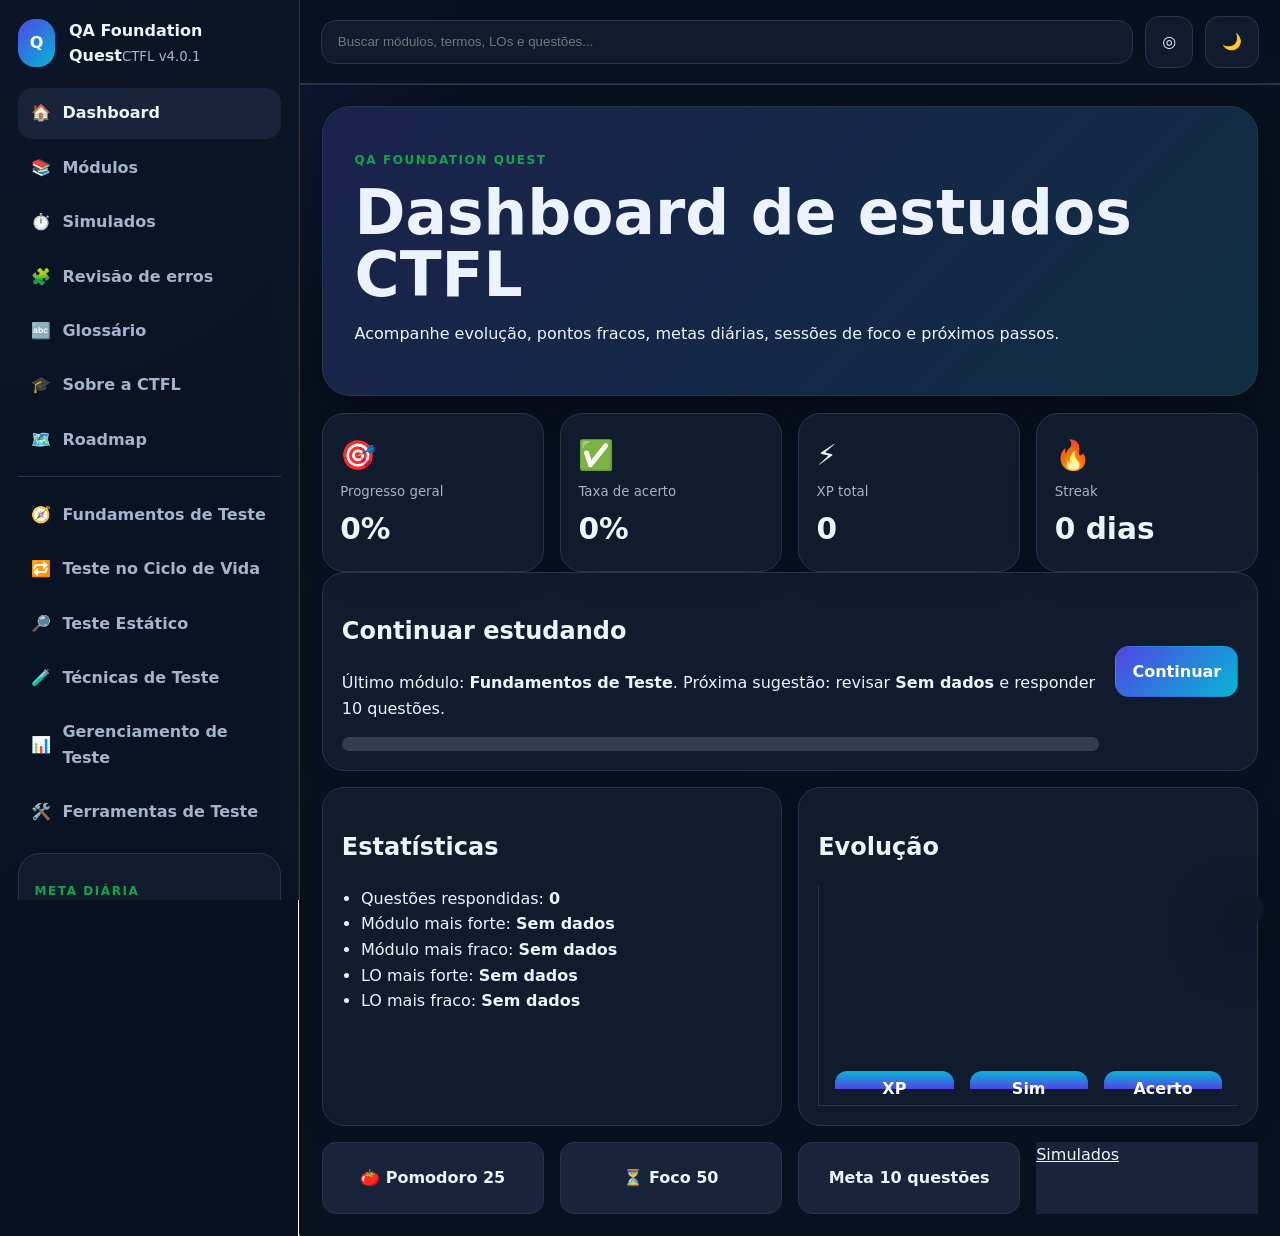
<file: index.html>
<!doctype html>
<html lang="pt-BR">
  <head>
    <meta charset="utf-8" />
    <meta name="viewport" content="width=device-width, initial-scale=1" />
    <meta name="description" content="Plataforma gamificada de estudos para ISTQB CTFL v4.0.1" />
    <meta name="theme-color" content="#4f46e5" />
    <title>QA Foundation Quest — ISTQB CTFL v4.0.1</title>
    <link rel="manifest" href="manifest.webmanifest" />
    <link rel="icon" href="assets/favicon.svg" type="image/svg+xml" />
    <link rel="stylesheet" href="styles/main.css" />
  </head>
  <body>
    <a class="skip-link" href="#app">Ir para o conteúdo</a>
    <div class="shell">
      <aside class="sidebar" aria-label="Navegação principal">
        <div class="brand"><span class="brand-mark">Q</span><div><strong>QA Foundation Quest</strong><small>CTFL v4.0.1</small></div></div>
        <nav id="mainNav" class="nav"></nav>
        <section class="sidebar-card">
          <p class="eyebrow">Meta diária</p>
          <strong id="dailyGoalText">0/15 XP</strong>
          <div class="progress"><span id="dailyGoalBar"></span></div>
        </section>
      </aside>
      <div class="main-wrap">
        <header class="topbar">
          <button class="icon-btn menu-btn" id="menuToggle" aria-label="Abrir menu">☰</button>
          <div class="search-wrap">
            <label class="sr-only" for="globalSearch">Busca global</label>
            <input id="globalSearch" type="search" placeholder="Buscar módulos, termos, LOs e questões..." autocomplete="off" />
            <div id="searchResults" class="search-results" role="listbox"></div>
          </div>
          <button class="icon-btn" id="focusMode" title="Modo foco" aria-label="Alternar modo foco">◎</button>
          <button class="theme-toggle" id="themeToggle" aria-label="Alternar tema">🌙</button>
        </header>
        <main id="app" tabindex="-1" aria-live="polite">
          <section class="skeleton-grid" aria-label="Carregando conteúdo"><span></span><span></span><span></span></section>
        </main>
      </div>
    </div>
    <div id="toast" class="toast" role="status" aria-live="polite"></div>
    <script src="data/fundamentals.js"></script>
    <script src="data/lifecycle.js"></script>
    <script src="data/static-testing.js"></script>
    <script src="data/techniques.js"></script>
    <script src="data/management.js"></script>
    <script src="data/tools.js"></script>
    <script src="data/content.js"></script>
    <script src="scripts/storage.js"></script>
    <script src="scripts/app.js"></script>
  </body>
</html>
</file>
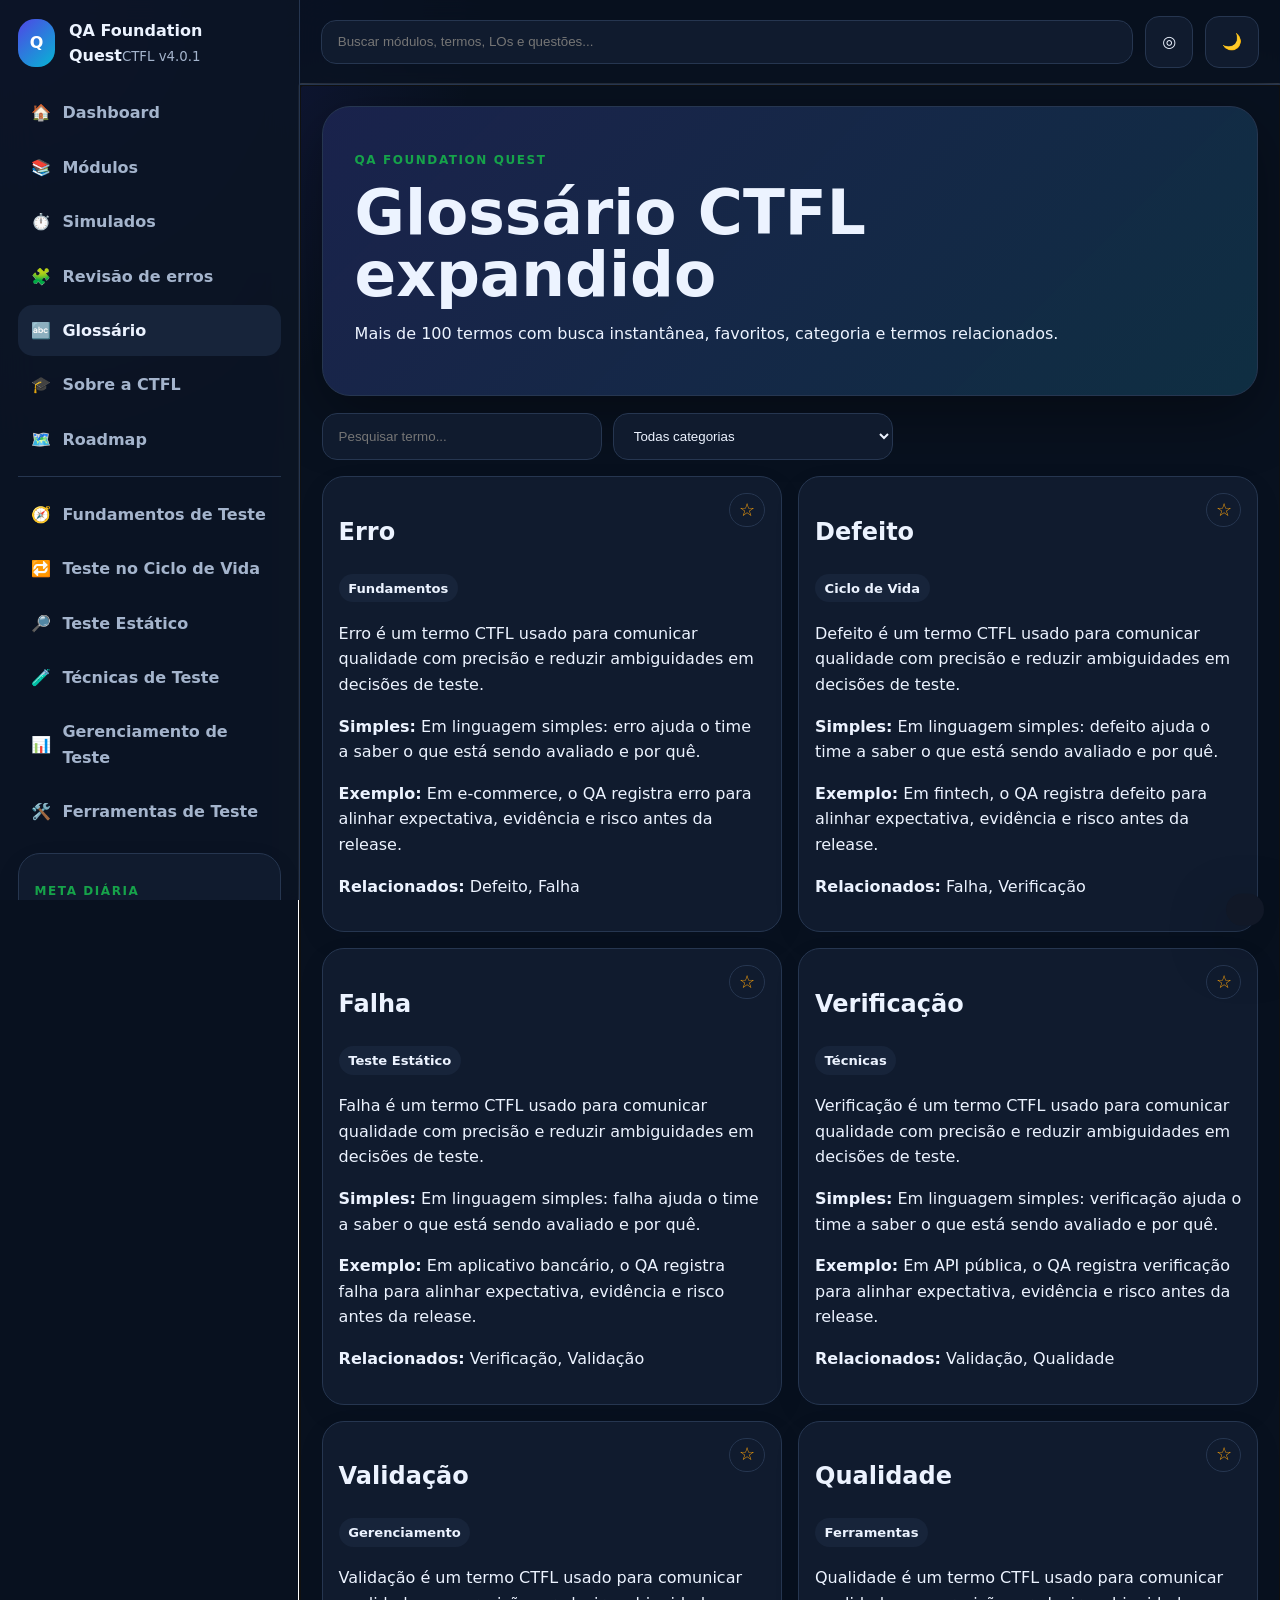
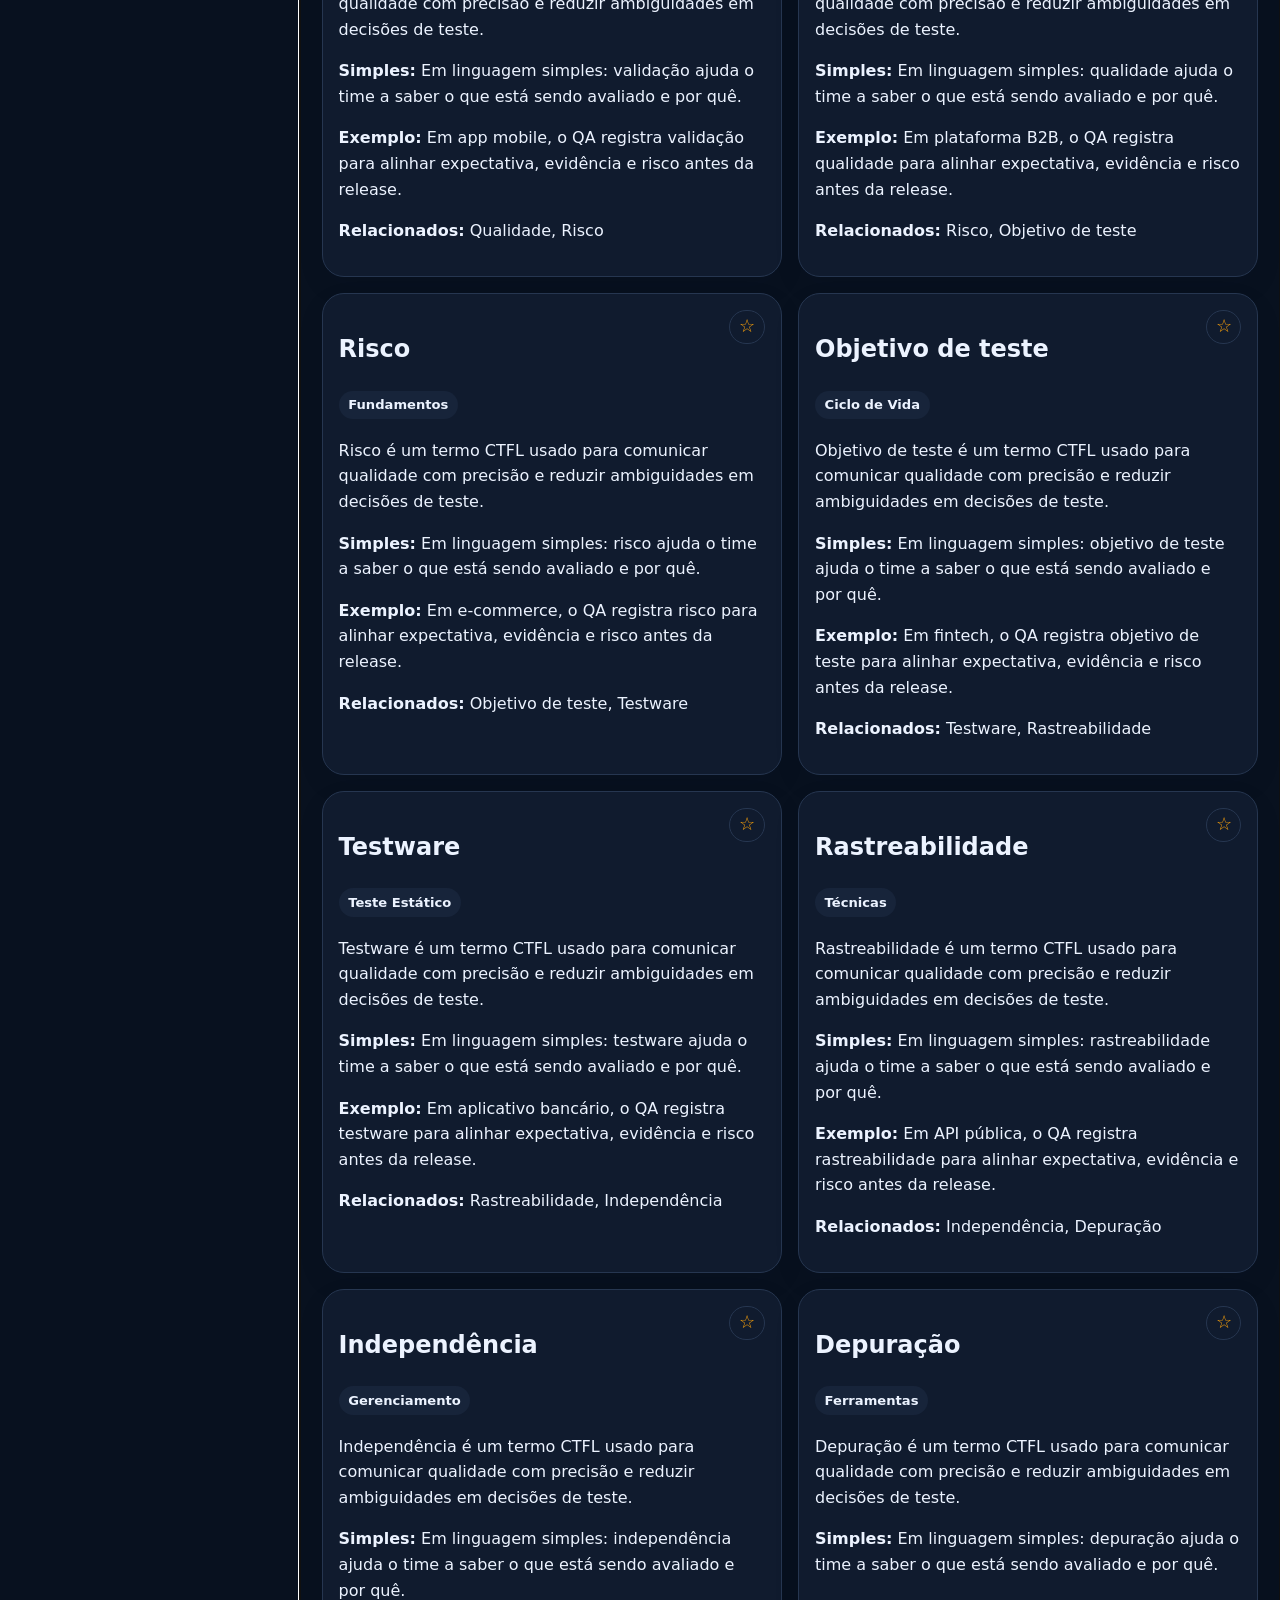
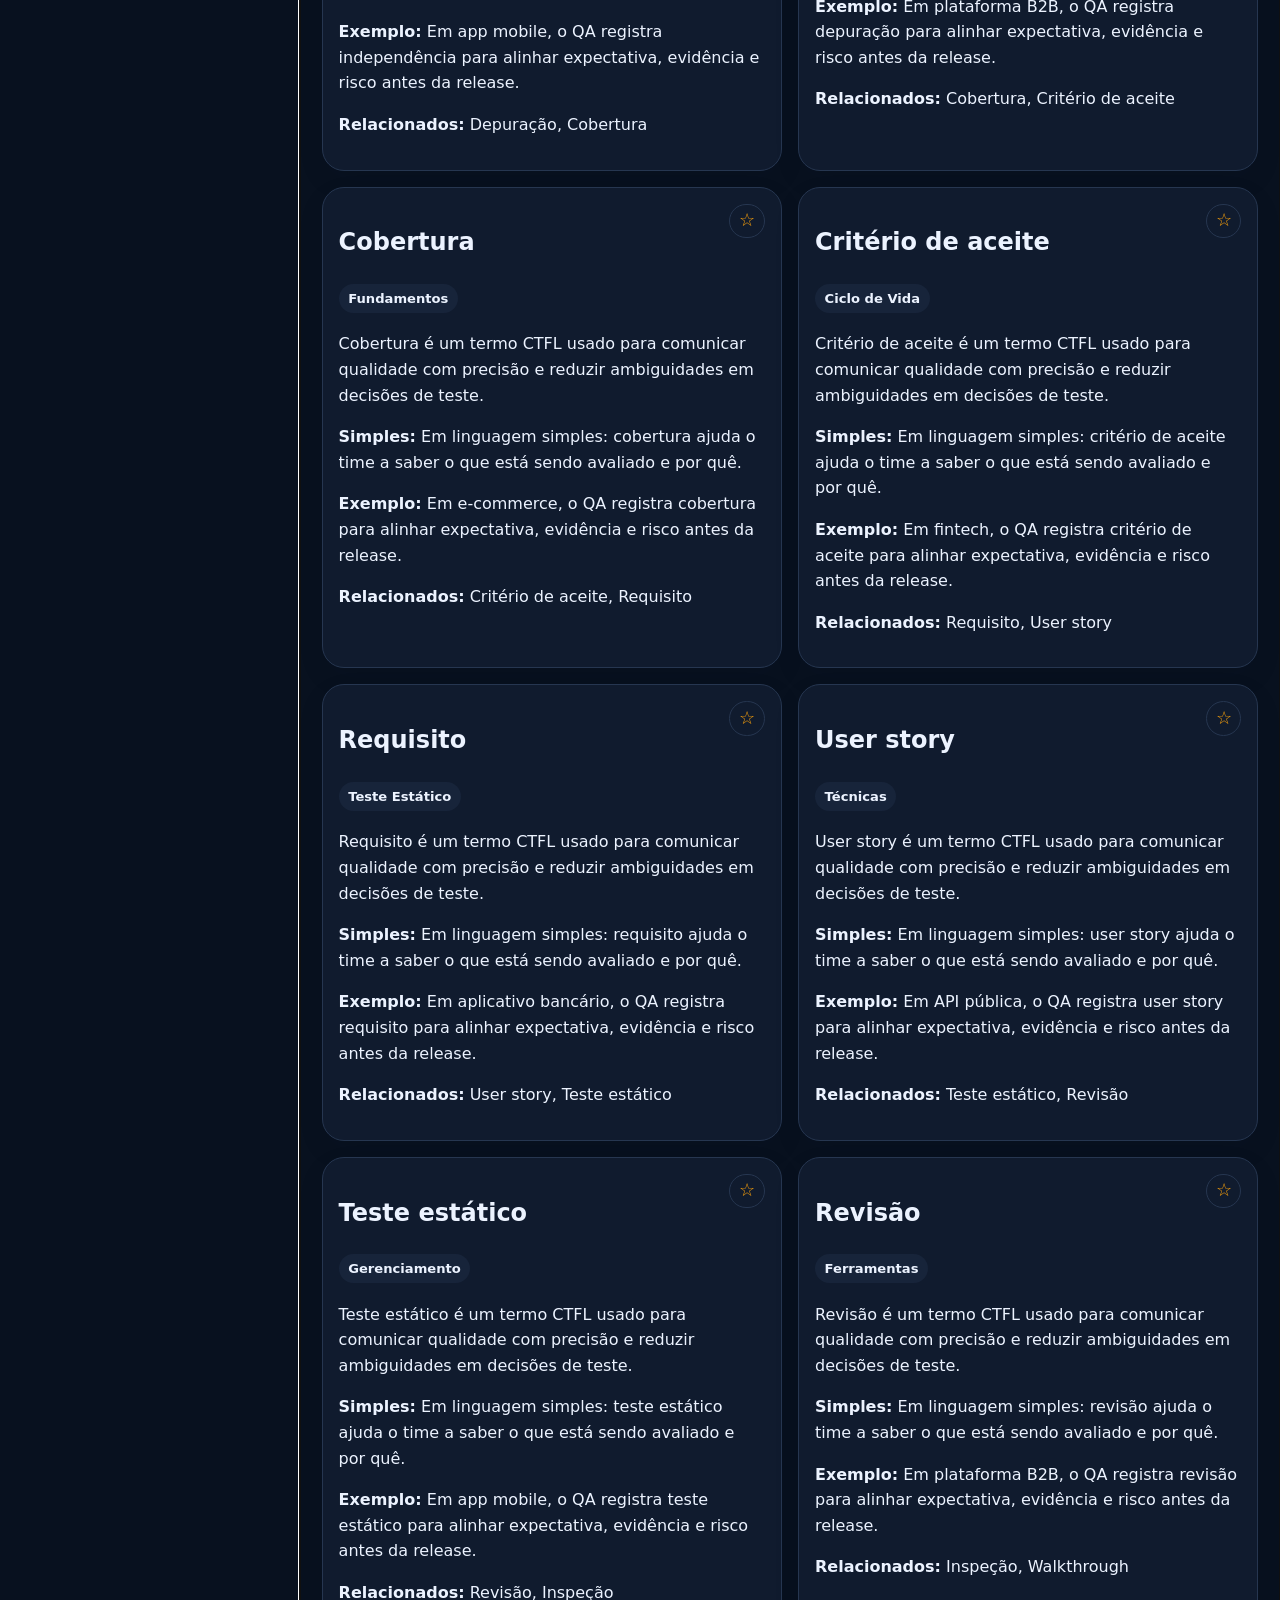
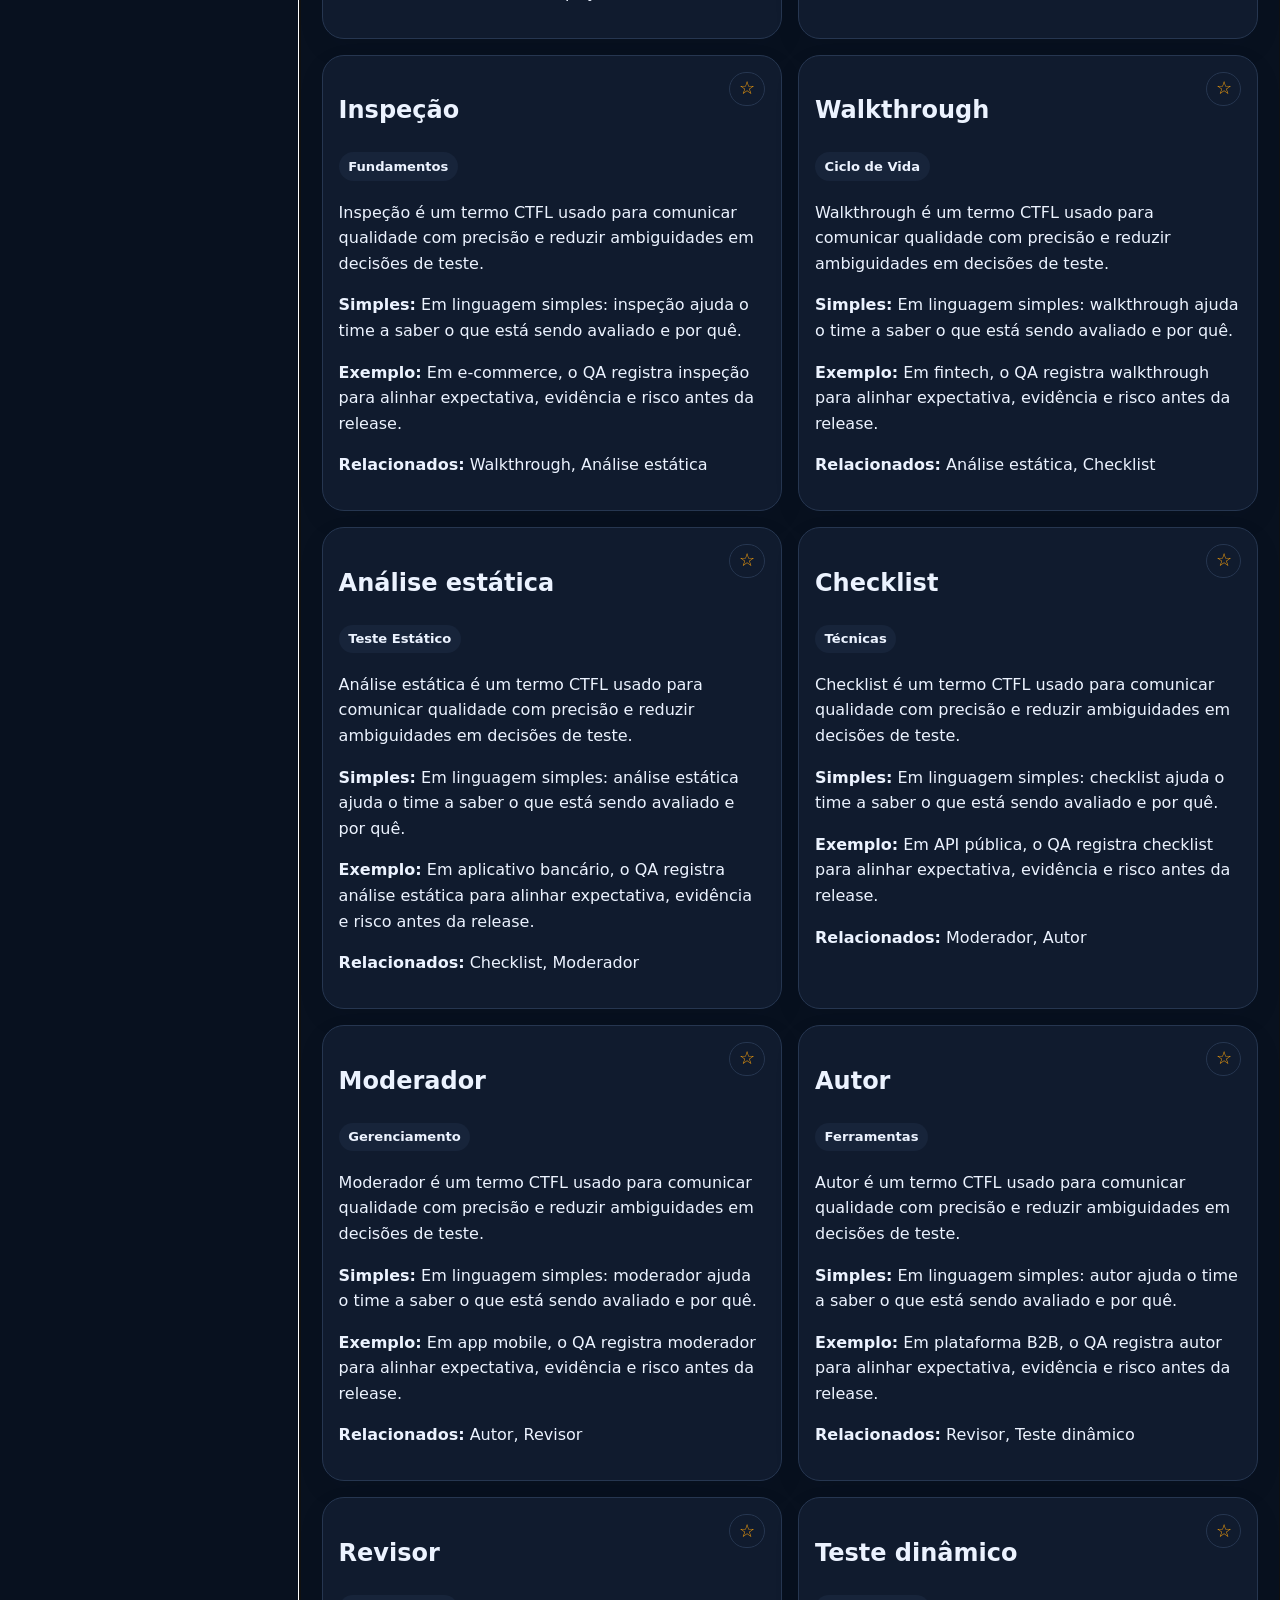
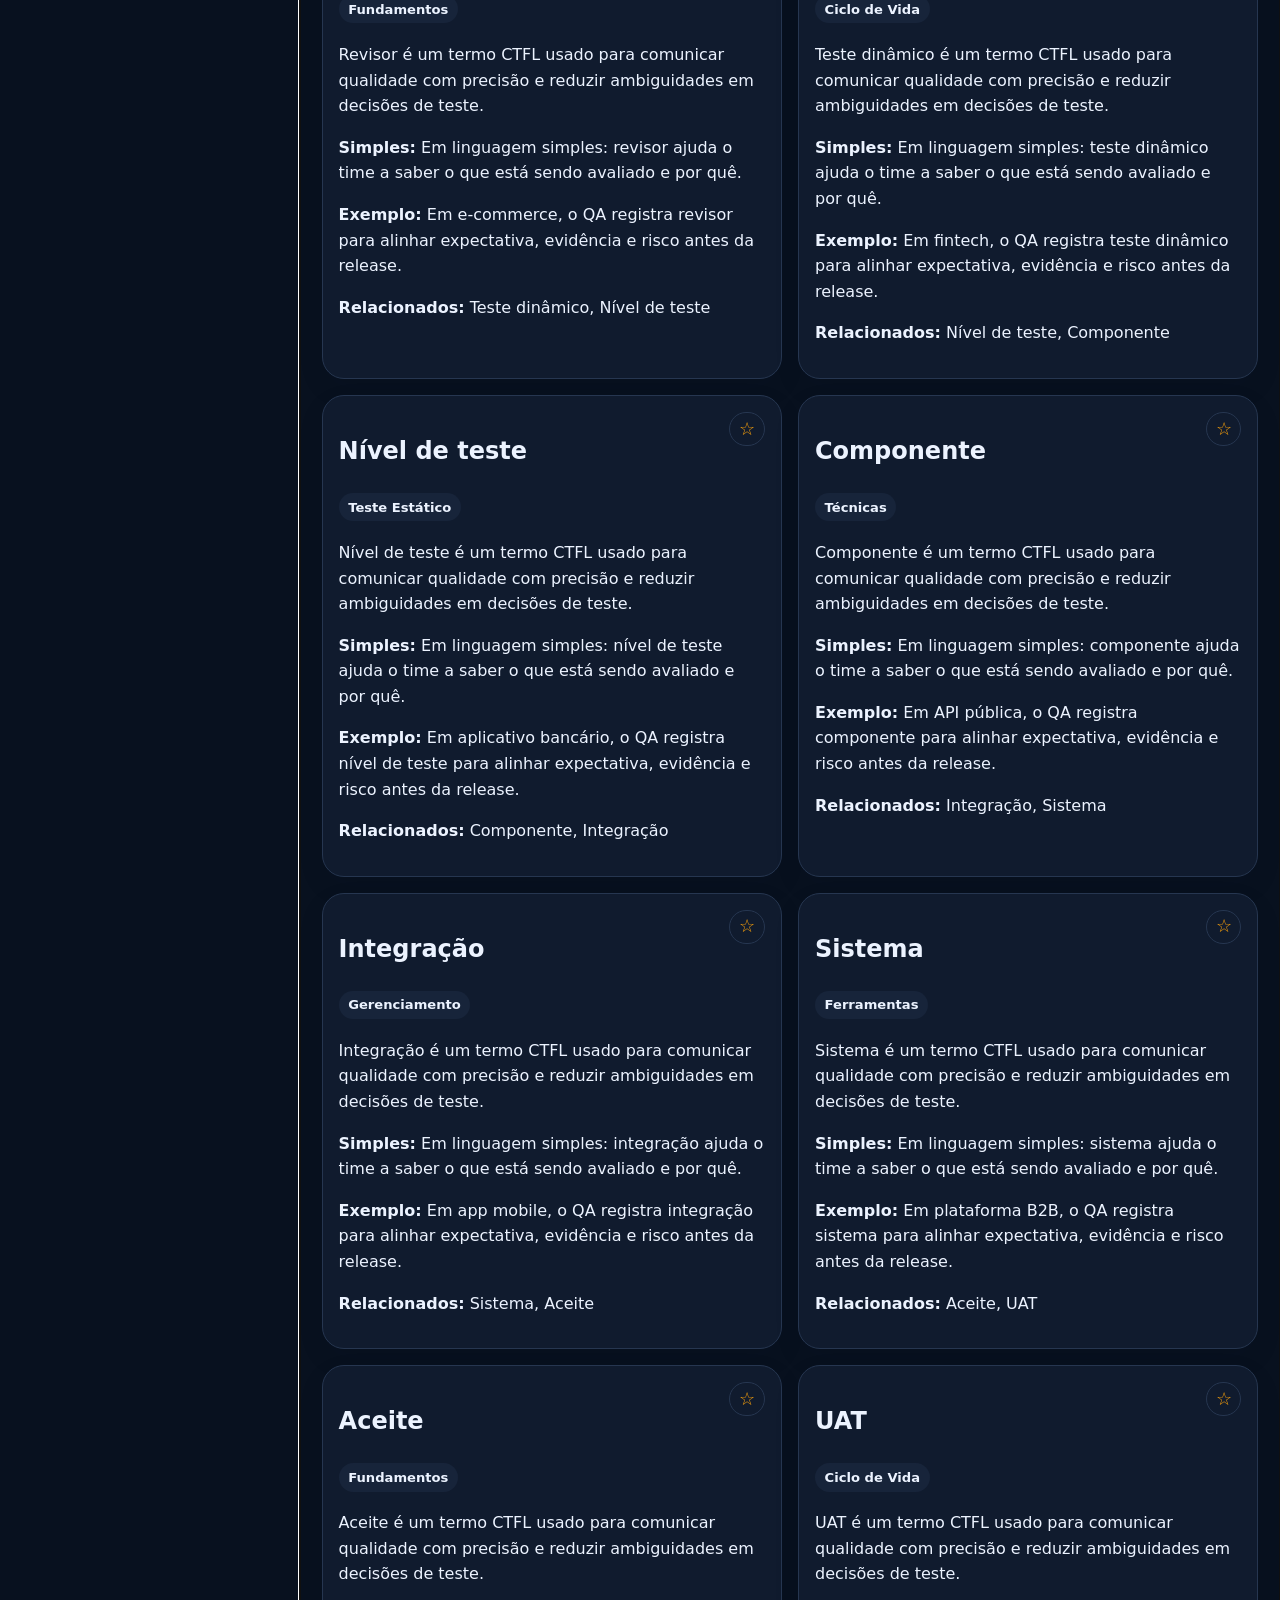
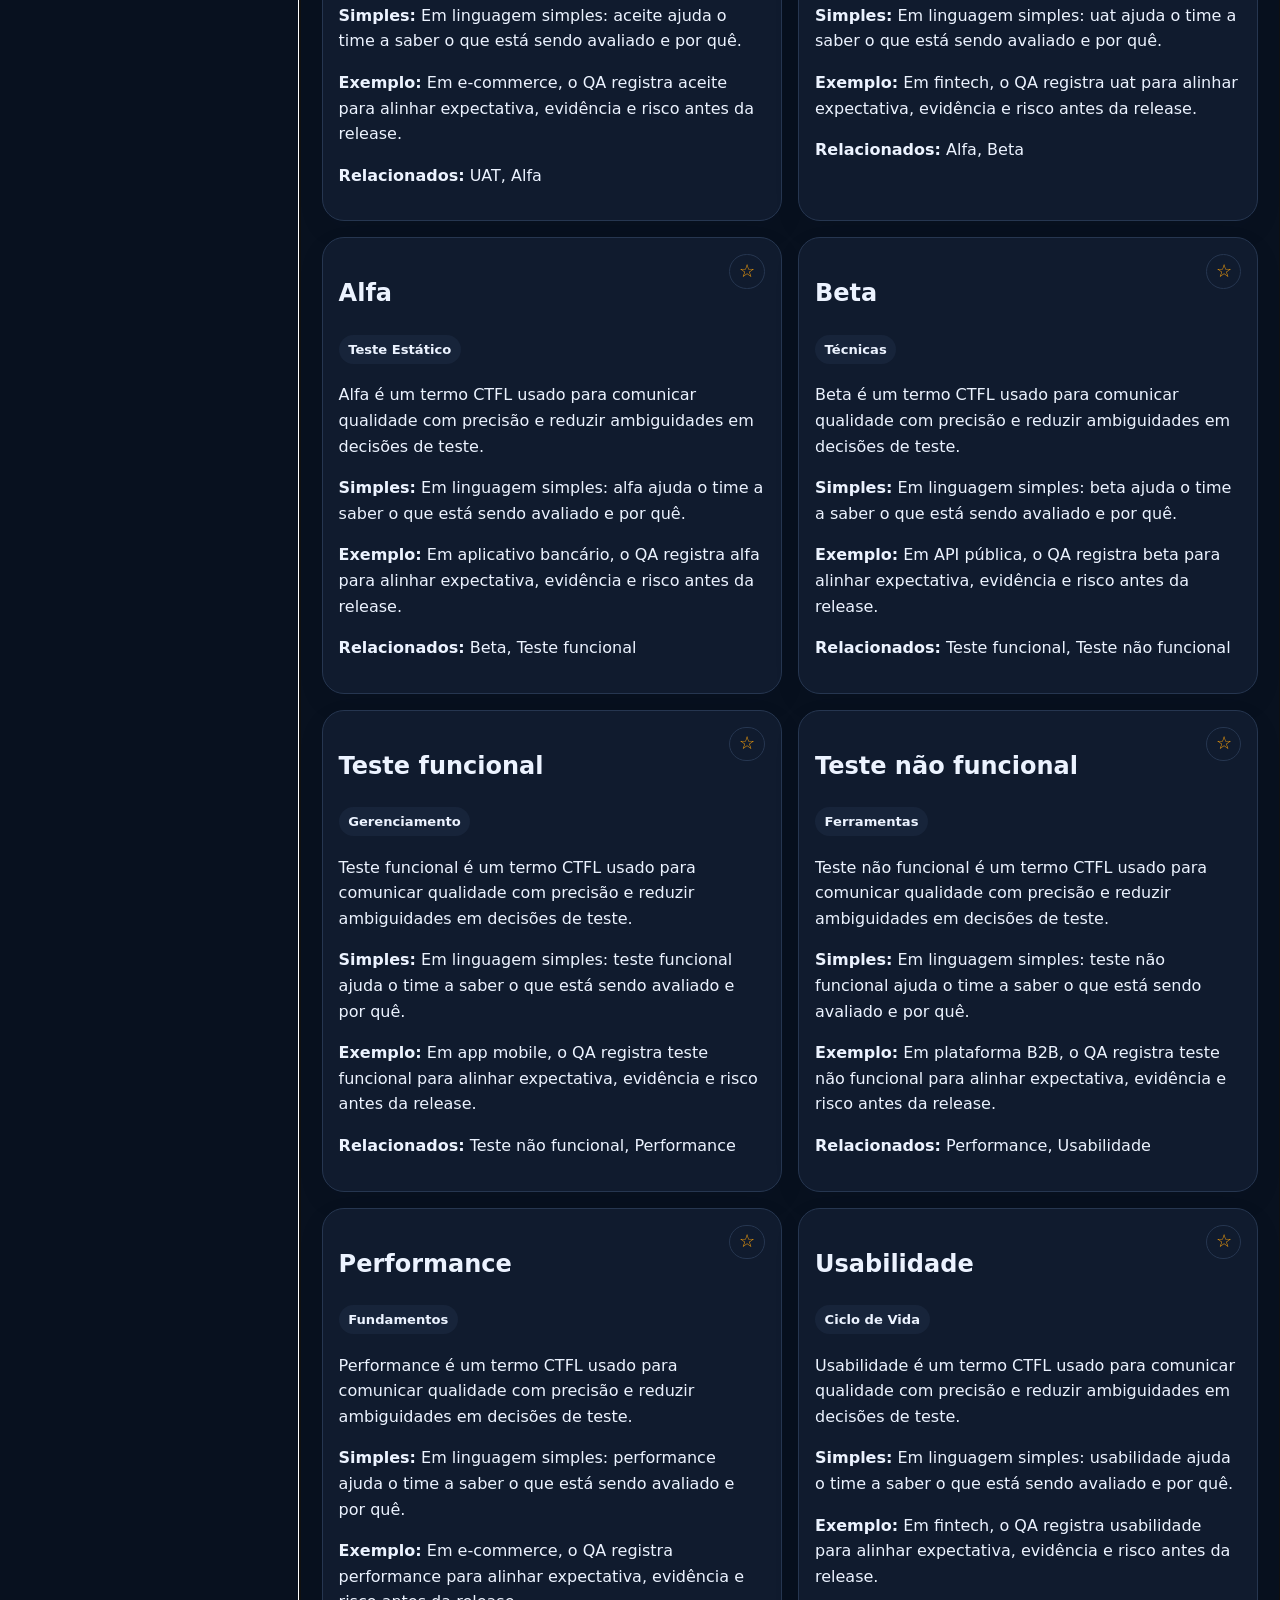
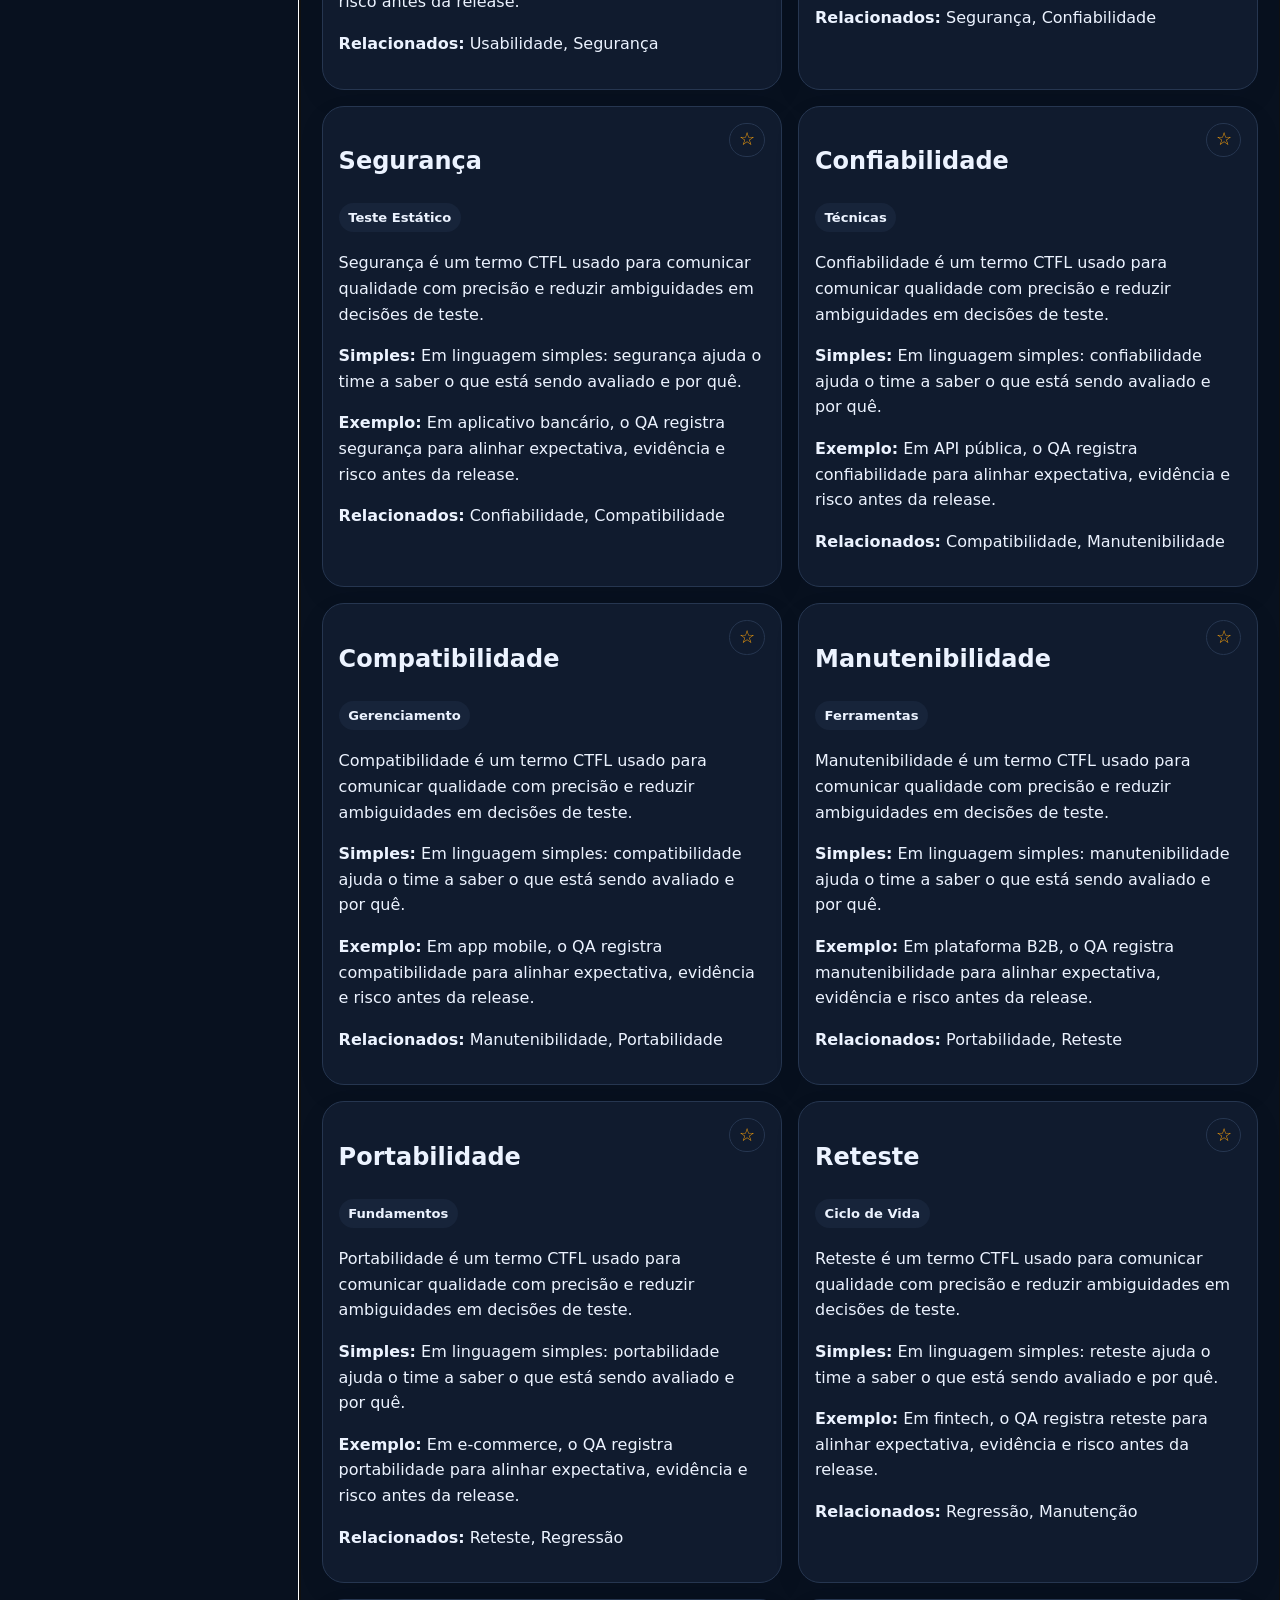
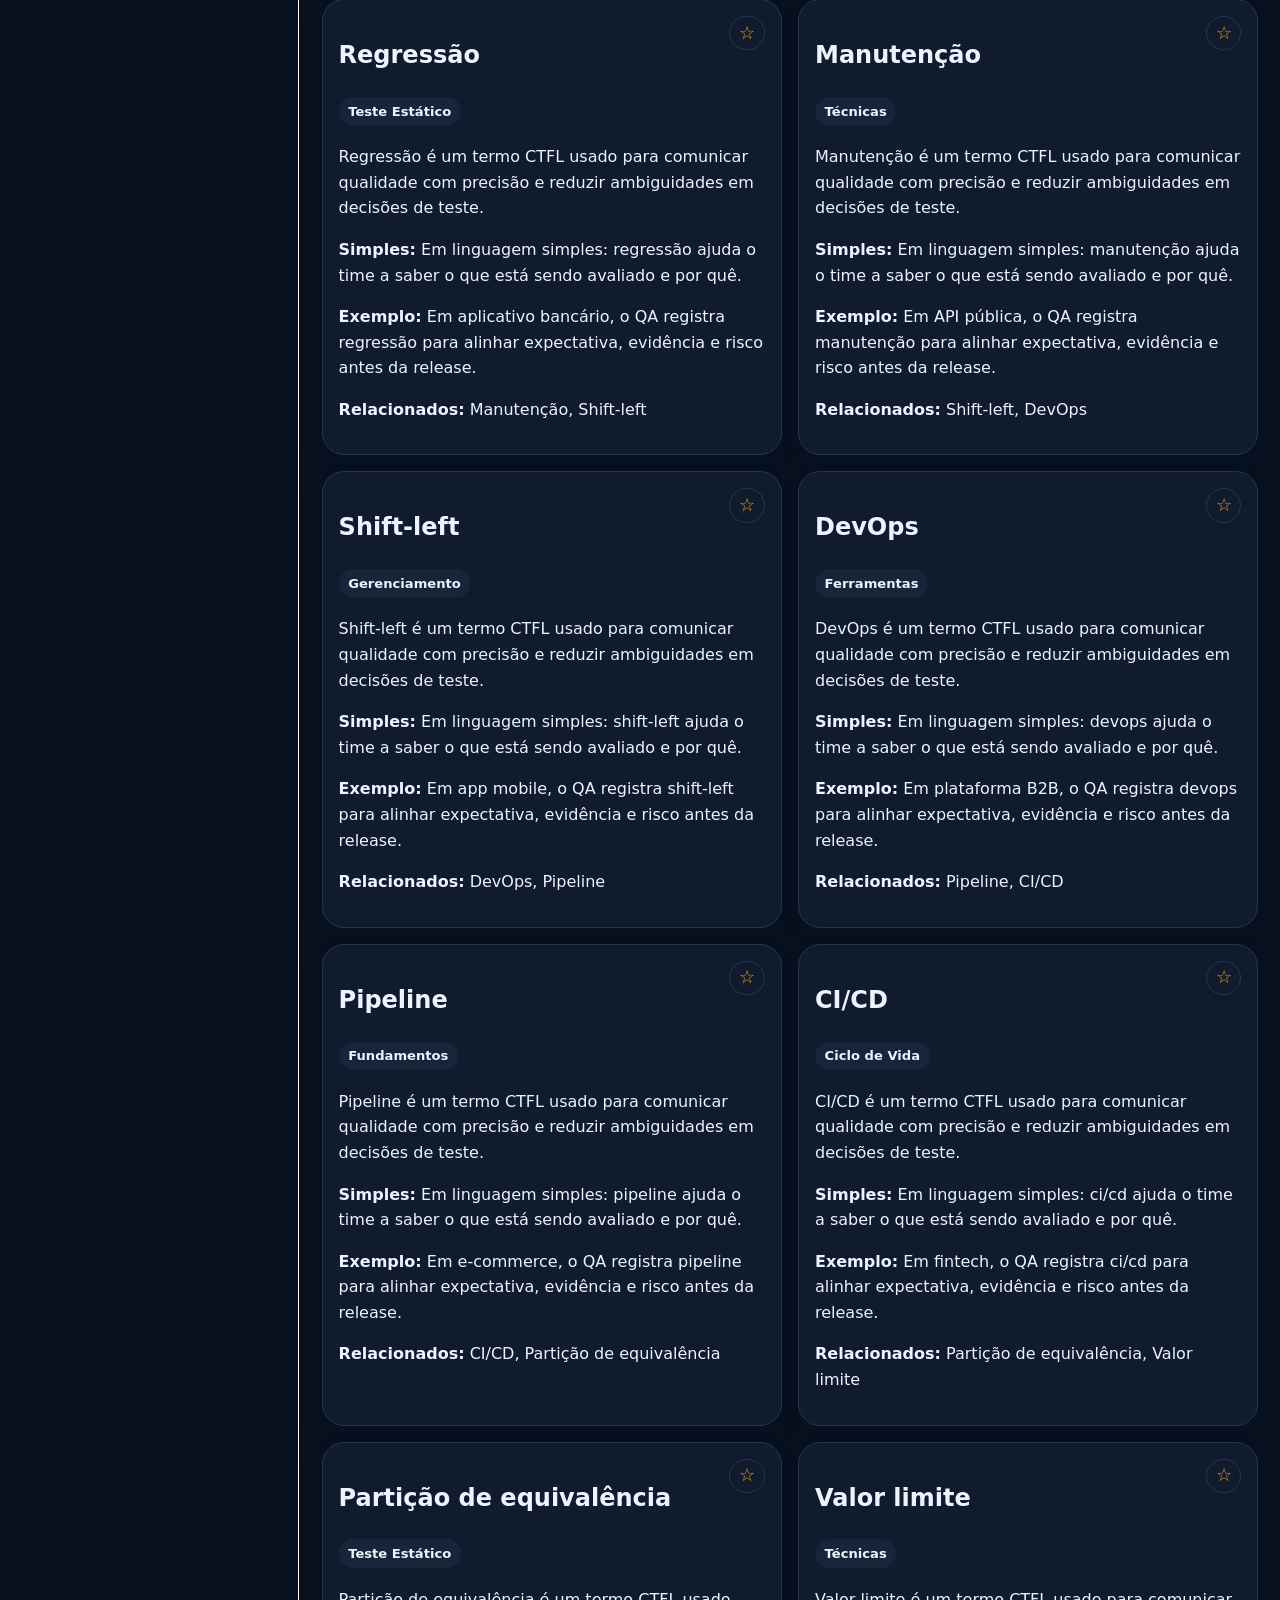
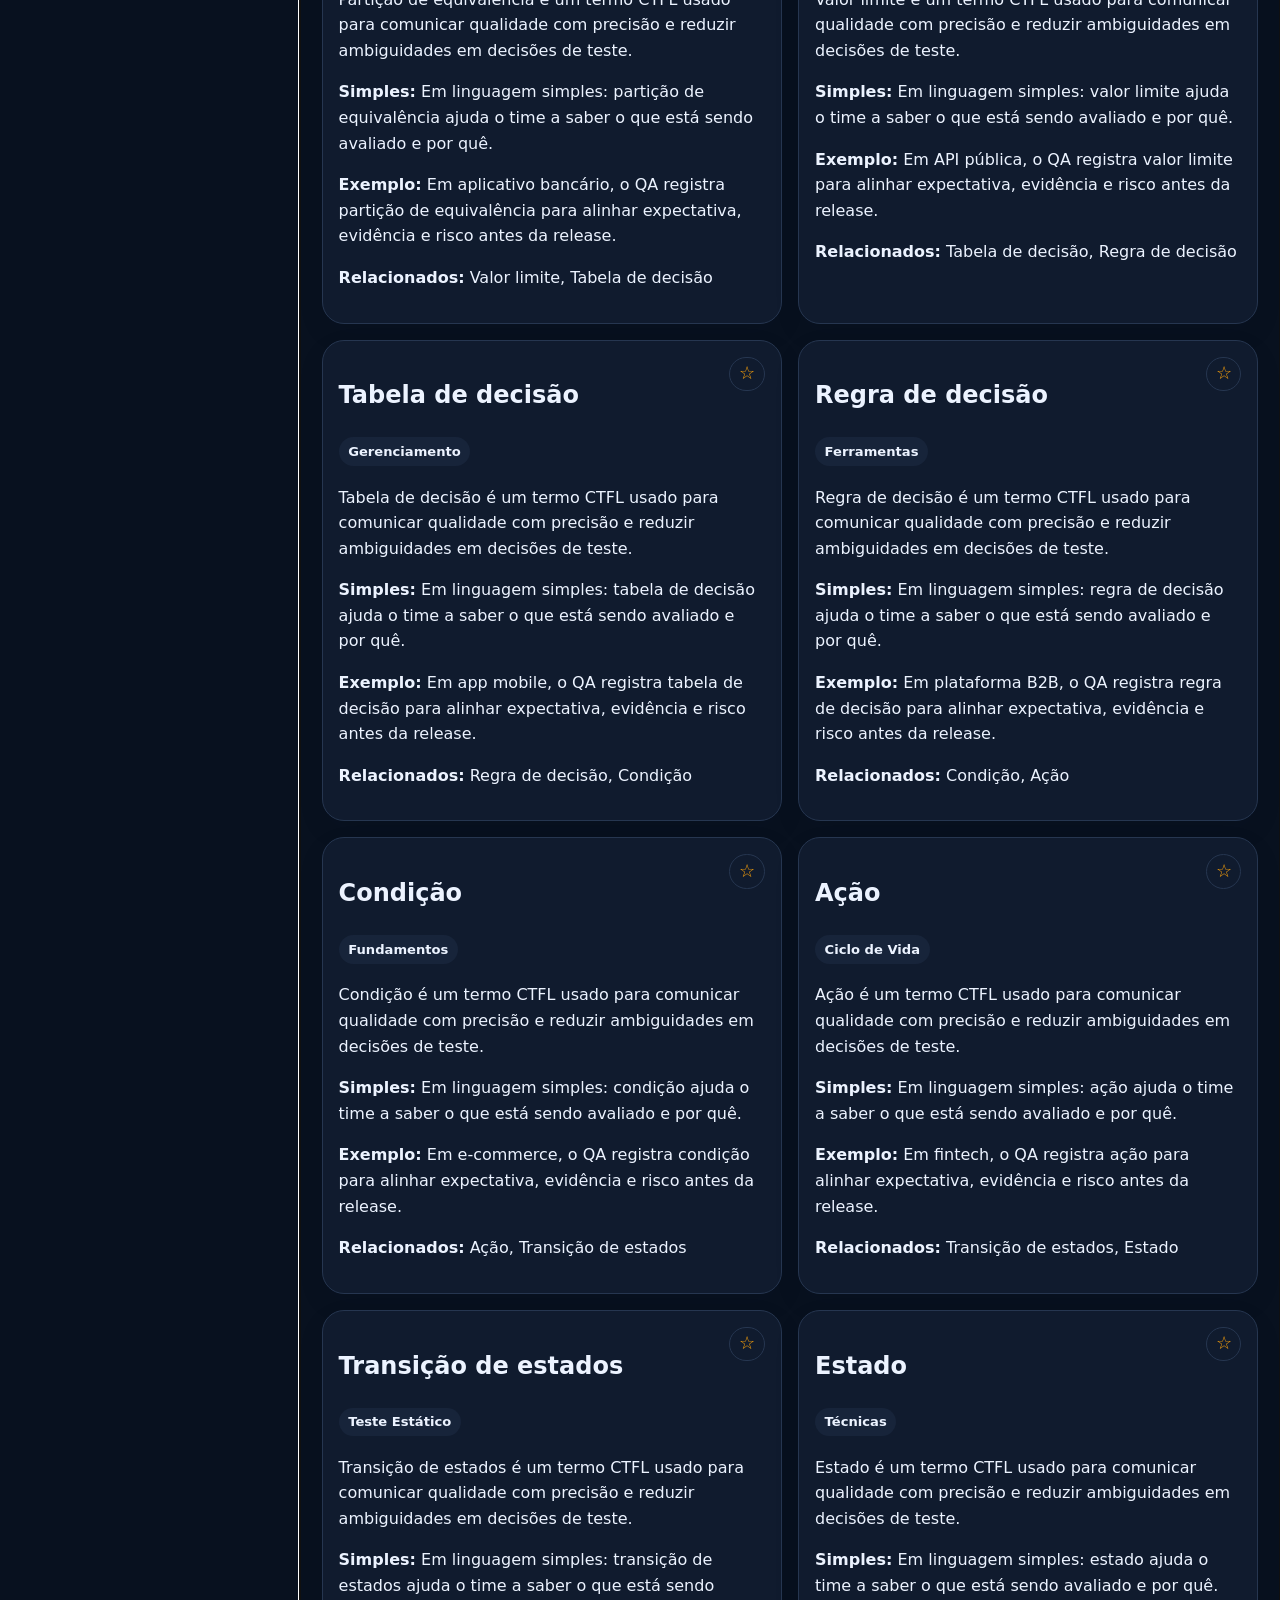
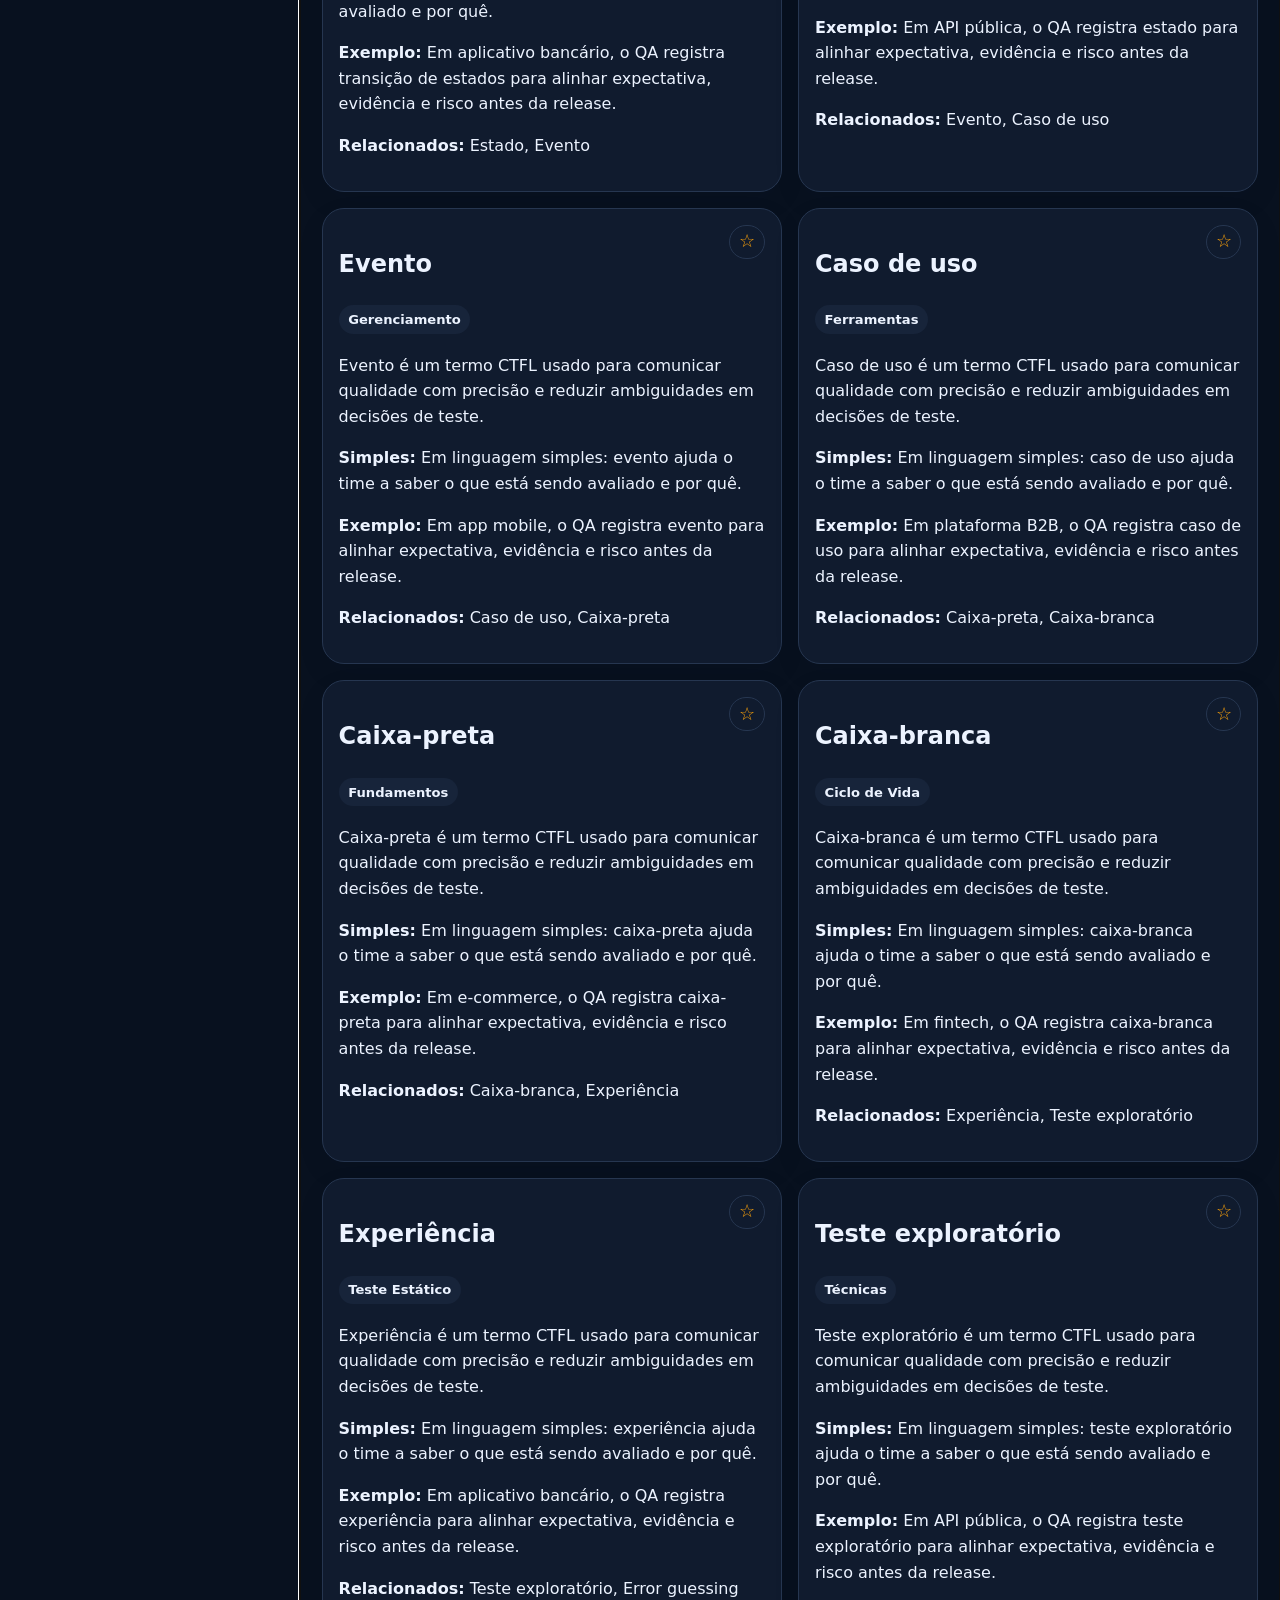
<file: pages/glossario.html>
<!doctype html><html lang="pt-BR"><head><meta charset="utf-8"><meta name="viewport" content="width=device-width,initial-scale=1"><title>Glossário — QA Foundation Quest</title><script>location.replace('../index.html#glossary')</script></head><body><p><a href="../index.html#glossary">Abrir glossário</a></p></body></html>
</file>
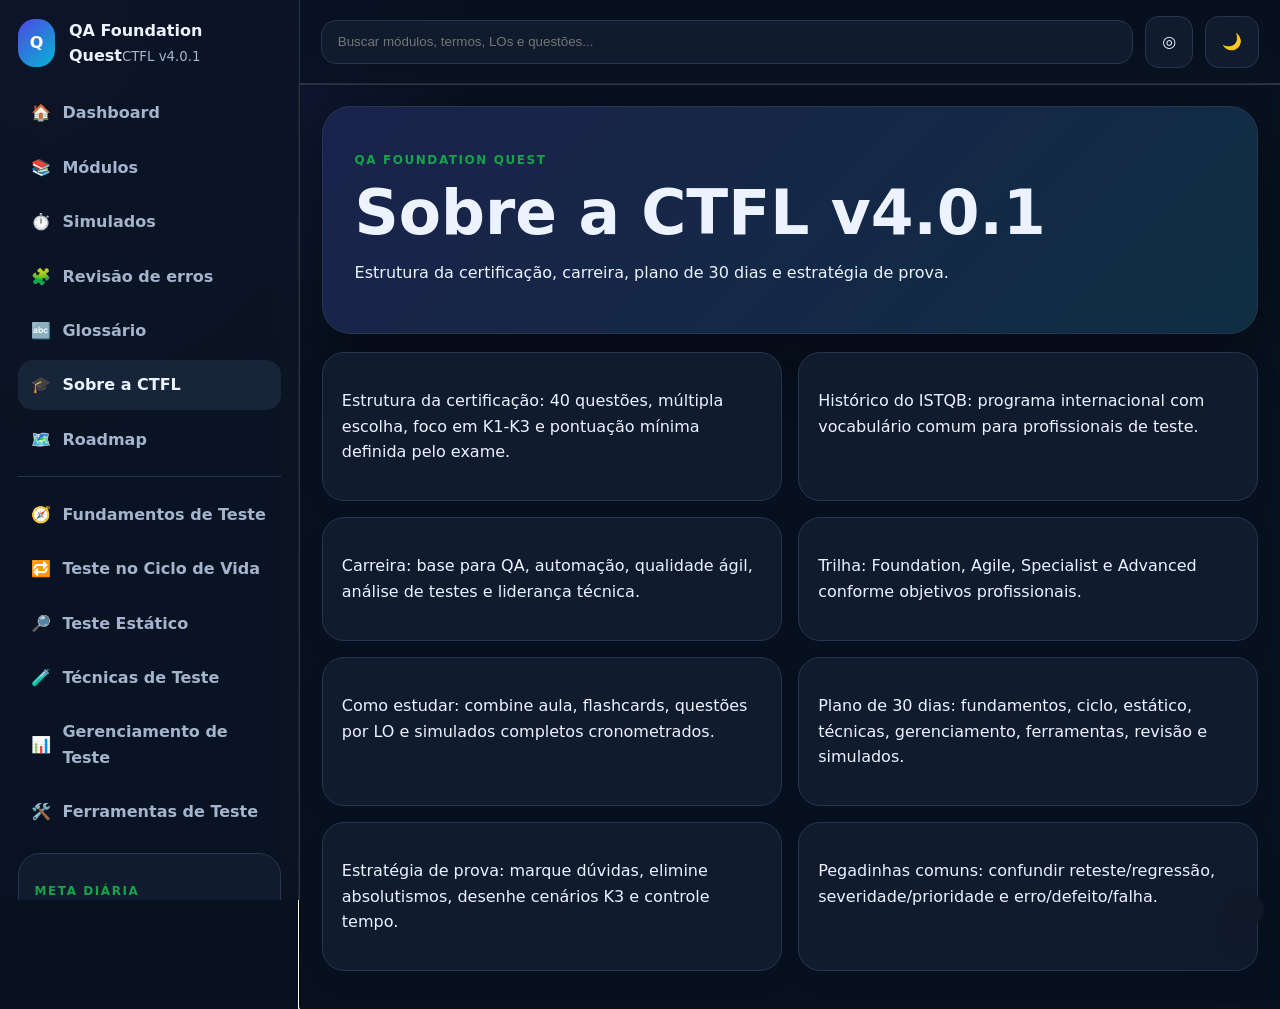
<file: pages/sobre.html>
<!doctype html><html lang="pt-BR"><head><meta charset="utf-8"><meta name="viewport" content="width=device-width,initial-scale=1"><title>Sobre a CTFL — QA Foundation Quest</title><script>location.replace('../index.html#about')</script></head><body><p><a href="../index.html#about">Abrir página sobre a certificação</a></p></body></html>
</file>
<file: styles/main.css>
:root{--bg:#f6f8fc;--panel:#fff;--panel-2:#eef3ff;--text:#102033;--muted:#64748b;--brand:#4f46e5;--brand-2:#06b6d4;--ok:#16a34a;--warn:#d97706;--danger:#dc2626;--border:#d9e2ef;--shadow:0 18px 50px rgba(15,23,42,.11);--radius:22px}
html[data-theme=dark]{--bg:#08111f;--panel:#101b2e;--panel-2:#17243a;--text:#ecf3ff;--muted:#a4b4cc;--border:#263650;--shadow:0 20px 60px rgba(0,0,0,.35)}
*{box-sizing:border-box}
body{margin:0;background:radial-gradient(circle at top left,rgba(79,70,229,.24),transparent 30rem),var(--bg);color:var(--text);font:16px/1.6 Inter,ui-sans-serif,system-ui,-apple-system,Segoe UI,sans-serif}
a{color:inherit}
.skip-link{left:-999px;position:absolute}
.skip-link:focus{left:1rem;top:1rem;z-index:50;background:var(--panel);padding:.8rem;border-radius:12px}
.shell{display:grid;grid-template-columns:300px minmax(0,1fr);min-height:100vh}
.sidebar{position:sticky;top:0;height:100vh;overflow:auto;padding:1.1rem;background:rgba(12,20,36,.9);border-right:1px solid var(--border);backdrop-filter:blur(18px)}
.brand{display:flex;gap:.85rem;align-items:center;margin-bottom:1.2rem}
.brand-mark{width:48px;height:48px;border-radius:17px;display:grid;place-items:center;background:linear-gradient(135deg,var(--brand),var(--brand-2));color:#fff;font-weight:900}
.brand small,.muted,small{color:var(--muted)}
.nav{display:grid;gap:.24rem}
.nav a{display:flex;align-items:center;gap:.7rem;padding:.78rem .85rem;text-decoration:none;border-radius:15px;color:var(--muted);font-weight:750}
.nav a:hover,.nav a.active{background:var(--panel-2);color:var(--text)}
.nav hr{width:100%;border:0;border-top:1px solid var(--border)}
.sidebar-card,.panel,.stat,.module-card,.question-row,.exercise-list article,.glossary-list article,.sim{background:var(--panel);border:1px solid var(--border);border-radius:var(--radius);box-shadow:0 10px 30px rgba(15,23,42,.06)}
.sidebar-card{margin-top:1rem;padding:1rem}
.eyebrow{text-transform:uppercase;letter-spacing:.13em;color:var(--ok);font-size:.75rem;font-weight:900}
.main-wrap{min-width:0}
.topbar{position:sticky;top:0;z-index:12;display:flex;gap:.75rem;align-items:center;padding:1rem 1.3rem;border-bottom:1px solid var(--border);background:rgba(246,248,252,.78);backdrop-filter:blur(16px)}
html[data-theme=dark] .topbar{background:rgba(8,17,31,.78)}
.search-wrap{position:relative;flex:1}
.search-wrap input,.filters input,.filters select,textarea{width:100%;border:1px solid var(--border);background:var(--panel);color:var(--text);border-radius:15px;padding:.86rem 1rem;outline:none}
.search-wrap input:focus,.filters input:focus,.filters select:focus,textarea:focus{border-color:var(--brand);box-shadow:0 0 0 3px rgba(79,70,229,.16)}
textarea{min-height:120px;resize:vertical}
.search-results{display:none;position:absolute;top:112%;inset-inline:0;background:var(--panel);border:1px solid var(--border);border-radius:18px;box-shadow:var(--shadow);padding:.5rem}
.search-results.open{display:grid}
.search-results a{padding:.75rem;border-radius:13px;text-decoration:none;display:grid}
.search-results a:hover{background:var(--panel-2)}
.icon-btn,.theme-toggle,.btn{border:1px solid var(--border);background:var(--panel);color:var(--text);border-radius:14px;padding:.75rem 1rem;text-decoration:none;display:inline-flex;align-items:center;justify-content:center;gap:.45rem;cursor:pointer;font:inherit;font-weight:800}
.btn.primary,.sim:hover{border-color:transparent;background:linear-gradient(135deg,var(--brand),var(--brand-2));color:#fff}
.btn.small{padding:.45rem .7rem;font-size:.88rem}
.menu-btn{display:none}
main{max-width:1260px;margin:auto;padding:1.35rem}
.hero{margin-bottom:1.1rem;padding:2rem;border:1px solid var(--border);border-radius:28px;background:linear-gradient(135deg,rgba(79,70,229,.16),rgba(6,182,212,.12)),var(--panel);box-shadow:var(--shadow)}
.hero h1{font-size:clamp(2rem,4.8vw,4.1rem);line-height:1;margin:.1rem 0}
.stats-grid,.module-grid,.sim-grid,.quick-actions{display:grid;grid-template-columns:repeat(4,minmax(0,1fr));gap:1rem}
.stat{padding:1.1rem;display:grid;gap:.2rem}
.stat span{font-size:1.8rem}
.stat strong{font-size:1.85rem}
.grid{display:grid;gap:1rem;margin:1rem 0}
.grid.two{grid-template-columns:repeat(2,minmax(0,1fr))}
.panel{padding:1.2rem}
.accent{display:flex;align-items:center;justify-content:space-between;gap:1rem}
.progress{height:10px;background:rgba(148,163,184,.25);border-radius:999px;overflow:hidden}
.progress.big{height:14px}
.progress span{display:block;height:100%;background:linear-gradient(90deg,var(--brand),var(--ok));transition:.35s}
.quick-actions a,.quick-actions button{min-height:72px;background:var(--panel-2)}
.module-grid{grid-template-columns:repeat(3,minmax(0,1fr))}
.module-card{padding:1.2rem;display:flex;flex-direction:column;gap:.7rem;min-height:360px}
.module-card .btn{margin-top:auto}
.module-icon{font-size:2.25rem}
.pill{display:inline-flex;align-items:center;margin:.16rem .25rem .16rem 0;padding:.24rem .6rem;border-radius:999px;background:var(--panel-2);font-size:.82rem;font-weight:900}
.fácil{background:rgba(34,197,94,.16)}
.médio{background:rgba(245,158,11,.18)}
.difícil{background:rgba(239,68,68,.17)}
.tabs{position:sticky;top:76px;z-index:8;display:flex;gap:.55rem;overflow:auto;padding:.55rem;margin-bottom:1rem;border:1px solid var(--border);border-radius:18px;background:rgba(255,255,255,.75);backdrop-filter:blur(12px)}
html[data-theme=dark] .tabs{background:rgba(16,27,46,.78)}
.tabs a{white-space:nowrap;text-decoration:none;padding:.65rem .9rem;border-radius:13px;color:var(--muted);font-weight:900}
.tabs a.active,.tabs a:hover{background:linear-gradient(135deg,var(--brand),var(--brand-2));color:#fff}
.accordion details{border:1px solid var(--border);border-radius:20px;background:var(--panel);padding:1rem 1.15rem;margin:.85rem 0;box-shadow:0 8px 24px rgba(15,23,42,.05)}
summary{cursor:pointer;font-size:1.1rem;font-weight:900}
.lo-list,.exercise-list{display:grid;gap:1rem}
.lo-list article{display:flex;justify-content:space-between;gap:1rem;padding:1rem;border:1px solid var(--border);border-radius:18px;background:var(--panel)}
.cards{display:grid;grid-template-columns:repeat(3,minmax(0,1fr));gap:1rem}
.flash-shell{min-width:0}
.flashcard{width:100%;min-height:230px;border:0;background:transparent;position:relative;perspective:1000px;cursor:pointer}
.flashcard span{position:absolute;inset:0;display:grid;align-content:center;gap:.65rem;padding:1.2rem;border:1px solid var(--border);border-radius:20px;background:linear-gradient(135deg,var(--panel-2),var(--panel));box-shadow:0 10px 28px rgba(15,23,42,.08);backface-visibility:hidden;transition:transform .5s;text-align:center;color:var(--text)}
.flashcard .back{transform:rotateY(180deg)}
.flashcard.flipped .front{transform:rotateY(180deg)}
.flashcard.flipped .back{transform:rotateY(360deg)}
.flashcard em{font-style:normal}
.card-actions{display:flex;gap:.35rem;align-items:center;flex-wrap:wrap;margin-top:.5rem}
.card-actions button,.fav{border:1px solid var(--border);background:var(--panel);color:var(--text);border-radius:999px;padding:.35rem .55rem;cursor:pointer}
.filters{display:flex;gap:.7rem;flex-wrap:wrap;margin-bottom:1rem}
.filters>*{max-width:280px}
.question-row{padding:1rem;margin:.9rem 0}
.quiz-head{display:flex;justify-content:space-between;align-items:center;gap:1rem}
.options{display:grid;gap:.55rem}
.options button{text-align:left;border:1px solid var(--border);background:var(--panel-2);color:var(--text);padding:.9rem;border-radius:14px;cursor:pointer}
.options button:hover{border-color:var(--brand);transform:translateY(-1px)}
.feedback{margin-top:.8rem;padding:1rem;border-radius:16px}
.feedback.ok{background:rgba(34,197,94,.13)}
.feedback.bad{background:rgba(239,68,68,.13)}
.sim-grid{grid-template-columns:repeat(3,minmax(0,1fr))}
.sim{text-align:left;padding:1.3rem;font-size:1.15rem;cursor:pointer;color:var(--text)}
.exam{display:grid;grid-template-columns:190px minmax(0,1fr);gap:1rem}
.exam-nav{position:sticky;top:88px;align-self:start;display:grid;grid-template-columns:repeat(4,1fr);gap:.4rem;background:var(--panel);border:1px solid var(--border);border-radius:20px;padding:.8rem}
.exam-nav button{border:1px solid var(--border);background:var(--panel-2);color:var(--text);border-radius:10px;padding:.55rem;cursor:pointer}
.exam-nav button.active{outline:3px solid rgba(79,70,229,.35)}
.exam-nav button.done{background:rgba(34,197,94,.18)}
.glossary-list{display:grid;grid-template-columns:repeat(2,minmax(0,1fr));gap:1rem}
.glossary-list article{padding:1rem}
.fav{float:right;color:#f59e0b;font-size:1.1rem}
.chart{height:220px;display:flex;gap:1rem;align-items:end;border-left:1px solid var(--border);border-bottom:1px solid var(--border);padding:1rem}
.chart span{flex:1;min-height:18px;border-radius:12px 12px 0 0;background:linear-gradient(180deg,var(--brand-2),var(--brand));display:grid;place-items:end center;color:#fff;font-weight:900;padding:.3rem}
.clean{padding-left:1.2rem}
.toast{position:fixed;right:1rem;bottom:1rem;z-index:40;transform:translateY(130%);transition:.3s;background:#111827;color:#fff;padding:1rem 1.2rem;border-radius:16px;box-shadow:var(--shadow)}
.toast.show{transform:translateY(0)}
.sr-only{position:absolute;clip:rect(0,0,0,0)}
body.focus .sidebar,body.focus .topbar{opacity:.05;transition:.2s}
body.focus .sidebar:hover,body.focus .topbar:hover{opacity:1}

@media(max-width:1040px){.shell{grid-template-columns:1fr}
.sidebar{position:fixed;z-index:30;width:300px;transform:translateX(-105%);transition:.25s}
.nav-open .sidebar{transform:none}
.menu-btn{display:inline-flex}
.stats-grid,.module-grid,.quick-actions,.cards,.glossary-list,.sim-grid,.grid.two{grid-template-columns:1fr}
.exam{grid-template-columns:1fr}
.exam-nav{position:static;grid-template-columns:repeat(8,1fr)}
main{padding:.9rem}
.tabs{top:69px}
}

@media(max-width:560px){.hero{padding:1.15rem}
.filters>*{max-width:none;width:100%}
.lo-list article,.accent{display:grid}
.topbar{padding:.75rem}
.stat strong{font-size:1.45rem}
.exam-nav{grid-template-columns:repeat(5,1fr)}
}
</file>
